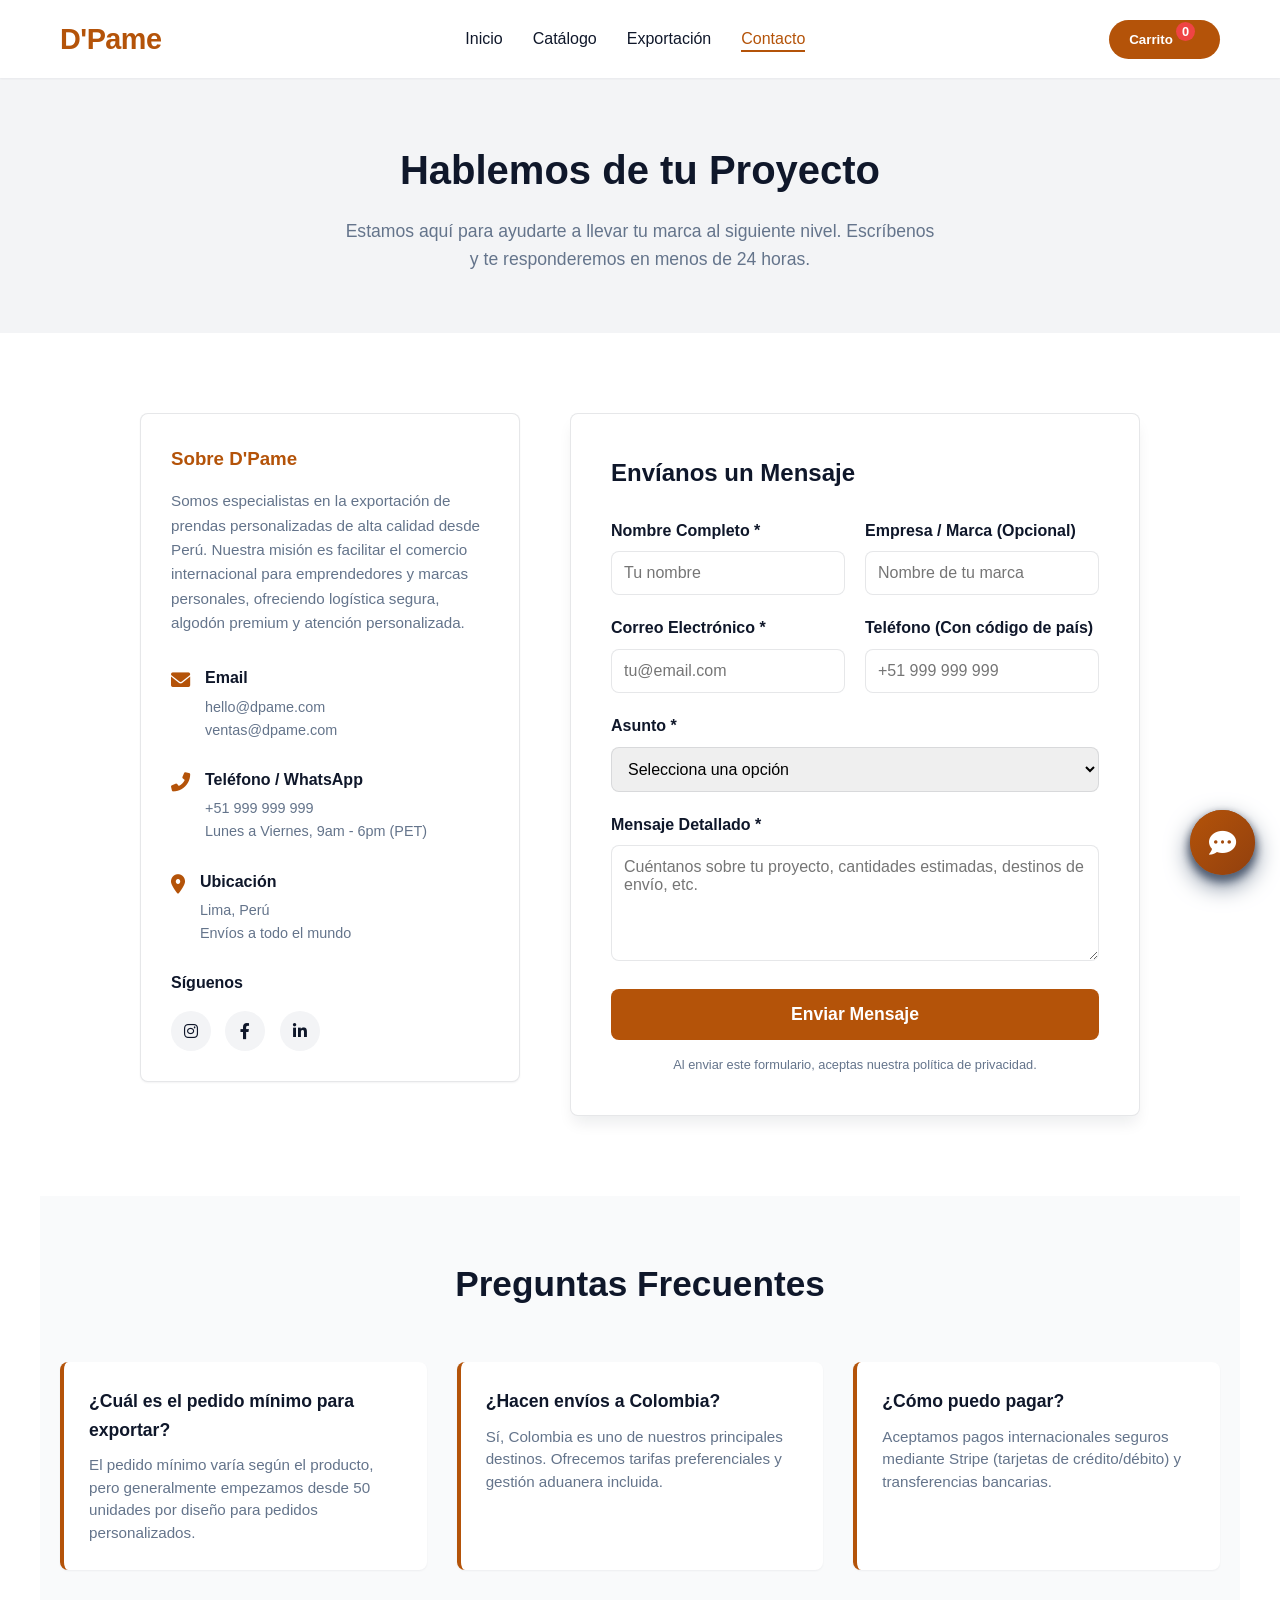
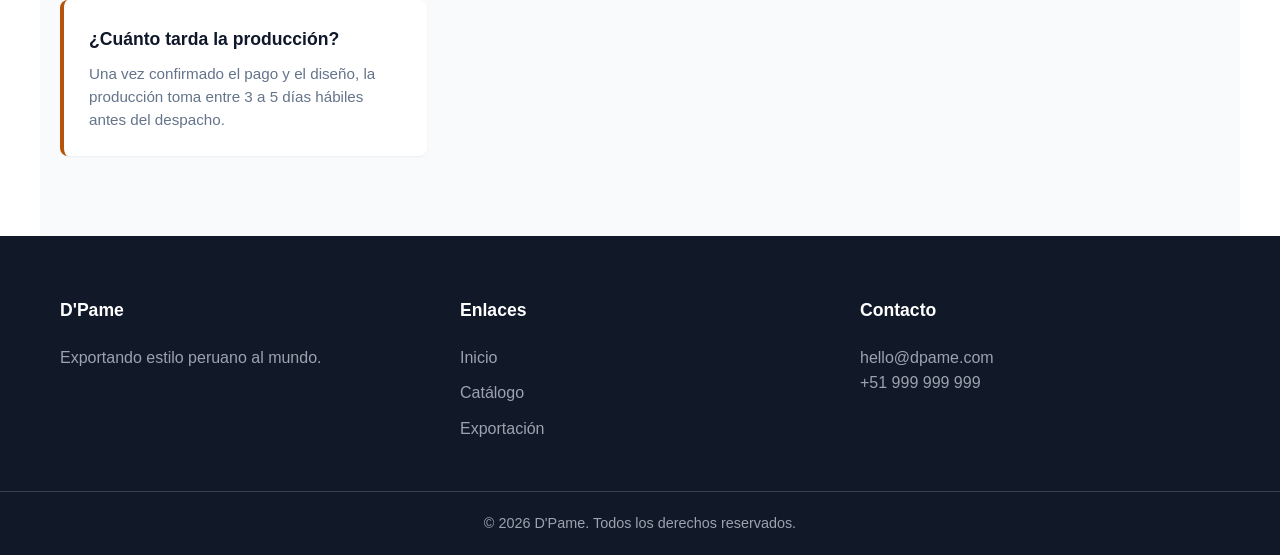
<file: contacto.html>
<!DOCTYPE html>
<html lang="es">
<head>
    <meta charset="UTF-8">
    <meta name="viewport" content="width=device-width, initial-scale=1.0">
    <title>D'Pame - Contacto</title>
    <link rel="stylesheet" href="css/styles.css">
    <!-- Iconos de FontAwesome -->
    <link rel="stylesheet" href="https://cdnjs.cloudflare.com/ajax/libs/font-awesome/6.0.0/css/all.min.css">
</head>
<body>

    <!-- NAVBAR (Copia el mismo bloque de siempre) -->
    <nav class="navbar">
        <div class="container nav-container">
            <a href="index.html" class="logo">D'Pame</a>
            <ul class="nav-links">
                <li><a href="index.html">Inicio</a></li>
                <li><a href="catalogo.html">Catálogo</a></li>
                <li><a href="exportacion.html">Exportación</a></li>
                <li><a href="contacto.html" class="active">Contacto</a></li>
            </ul>
            <button id="cart-btn" class="cart-btn"> Carrito <span id="cart-count">0</span></button>
        </div>
    </nav>

    <!-- HERO SECTION CONTACTO -->
    <header class="contact-hero">
        <div class="container">
            <h1>Hablemos de tu Proyecto</h1>
            <p>Estamos aquí para ayudarte a llevar tu marca al siguiente nivel. Escríbenos y te responderemos en menos de 24 horas.</p>
        </div>
    </header>

    <!-- SECCIÓN PRINCIPAL DE CONTACTO -->
    <section class="contact-main-section container">
        <div class="contact-wrapper">
            
            <!-- Columna Izquierda: Info de la Empresa -->
            <div class="contact-info-column">
                <div class="info-box">
                    <h3>Sobre D'Pame</h3>
                    <p>
                        Somos especialistas en la exportación de prendas personalizadas de alta calidad desde Perú. 
                        Nuestra misión es facilitar el comercio internacional para emprendedores y marcas personales, 
                        ofreciendo logística segura, algodón premium y atención personalizada.
                    </p>
                </div>

                <div class="info-details">
                    <div class="detail-item">
                        <i class="fas fa-envelope"></i>
                        <div>
                            <h4>Email</h4>
                            <p>hello@dpame.com</p>
                            <p>ventas@dpame.com</p>
                        </div>
                    </div>
                    
                    <div class="detail-item">
                        <i class="fas fa-phone-alt"></i>
                        <div>
                            <h4>Teléfono / WhatsApp</h4>
                            <p>+51 999 999 999</p>
                            <p>Lunes a Viernes, 9am - 6pm (PET)</p>
                        </div>
                    </div>

                    <div class="detail-item">
                        <i class="fas fa-map-marker-alt"></i>
                        <div>
                            <h4>Ubicación</h4>
                            <p>Lima, Perú</p>
                            <p>Envíos a todo el mundo</p>
                        </div>
                    </div>
                </div>

                <div class="social-links">
                    <h4>Síguenos</h4>
                    <a href="#"><i class="fab fa-instagram"></i></a>
                    <a href="#"><i class="fab fa-facebook-f"></i></a>
                    <a href="#"><i class="fab fa-linkedin-in"></i></a>
                </div>
            </div>

            <!-- Columna Derecha: Formulario -->
            <div class="contact-form-column">
                <form id="contact-form" class="professional-form">
                    <h3>Envíanos un Mensaje</h3>
                    
                    <div class="form-row">
                        <div class="form-group">
                            <label for="name">Nombre Completo *</label>
                            <input type="text" id="name" name="name" placeholder="Tu nombre" required>
                        </div>
                        <div class="form-group">
                            <label for="company">Empresa / Marca (Opcional)</label>
                            <input type="text" id="company" name="company" placeholder="Nombre de tu marca">
                        </div>
                    </div>

                    <div class="form-row">
                        <div class="form-group">
                            <label for="email">Correo Electrónico *</label>
                            <input type="email" id="email" name="email" placeholder="tu@email.com" required>
                        </div>
                        <div class="form-group">
                            <label for="phone">Teléfono (Con código de país)</label>
                            <input type="tel" id="phone" name="phone" placeholder="+51 999 999 999">
                        </div>
                    </div>

                    <div class="form-group">
                        <label for="subject">Asunto *</label>
                        <select id="subject" name="subject" required>
                            <option value="" disabled selected>Selecciona una opción</option>
                            <option value="cotizacion">Solicitar Cotización (Mayoreo)</option>
                            <option value="envio">Consulta sobre Envíos Internacionales</option>
                            <option value="personalizacion">Dudas de Personalización</option>
                            <option value="soporte">Soporte Post-Venta</option>
                            <option value="otro">Otro</option>
                        </select>
                    </div>

                    <div class="form-group">
                        <label for="message">Mensaje Detallado *</label>
                        <textarea id="message" name="message" rows="5" placeholder="Cuéntanos sobre tu proyecto, cantidades estimadas, destinos de envío, etc." required></textarea>
                    </div>

                    <button type="submit" class="btn btn-primary full-width">Enviar Mensaje</button>
                    <p class="form-note">Al enviar este formulario, aceptas nuestra política de privacidad.</p>
                </form>
            </div>
        </div>
    </section>

    <!-- SECCIÓN FAQ SIMPLE -->
    <section class="faq-section container">
        <div class="section-header">
            <h2>Preguntas Frecuentes</h2>
        </div>
        <div class="faq-grid">
            <div class="faq-item">
                <h4>¿Cuál es el pedido mínimo para exportar?</h4>
                <p>El pedido mínimo varía según el producto, pero generalmente empezamos desde 50 unidades por diseño para pedidos personalizados.</p>
            </div>
            <div class="faq-item">
                <h4>¿Hacen envíos a Colombia?</h4>
                <p>Sí, Colombia es uno de nuestros principales destinos. Ofrecemos tarifas preferenciales y gestión aduanera incluida.</p>
            </div>
            <div class="faq-item">
                <h4>¿Cómo puedo pagar?</h4>
                <p>Aceptamos pagos internacionales seguros mediante Stripe (tarjetas de crédito/débito) y transferencias bancarias.</p>
            </div>
            <div class="faq-item">
                <h4>¿Cuánto tarda la producción?</h4>
                <p>Una vez confirmado el pago y el diseño, la producción toma entre 3 a 5 días hábiles antes del despacho.</p>
            </div>
        </div>
    </section>

    <!-- FOOTER (Igual que en las otras páginas) -->
    <footer>
        <div class="container footer-grid">
            <div class="footer-col">
                <h4>D'Pame</h4>
                <p>Exportando estilo peruano al mundo.</p>
            </div>
            <div class="footer-col">
                <h4>Enlaces</h4>
                <ul>
                    <li><a href="index.html">Inicio</a></li>
                    <li><a href="catalogo.html">Catálogo</a></li>
                    <li><a href="exportacion.html">Exportación</a></li>
                </ul>
            </div>
            <div class="footer-col">
                <h4>Contacto</h4>
                <p>hello@dpame.com</p>
                <p>+51 999 999 999</p>
            </div>
        </div>
        <div class="footer-bottom">
            <p>&copy; 2026 D'Pame. Todos los derechos reservados.</p>
        </div>
    </footer>
    <!-- 🤖 CHATBOT WIDGET D'PAME -->
    <div class="chatbot-widget">
        <div class="chatbot-window" id="chat-window">
            <div class="chatbot-header">
                <div class="chatbot-header-info">
                    <h4>D'Pame Assistant</h4>
                    <small>En línea • Respuesta inmediata</small>
                </div>
                <button id="chat-close" class="chat-close-btn"><i class="fas fa-times"></i></button>
            </div>
            <div class="chatbot-body" id="chat-messages"></div>
            <div class="chatbot-input-area">
                <input type="text" id="chat-input" placeholder="Escribe tu mensaje..." autocomplete="off">
                <button id="chat-send" class="chat-send-btn"><i class="fas fa-paper-plane"></i></button>
            </div>
        </div>
        <div class="chatbot-toggle" id="chat-toggle"><i class="fas fa-comment-dots"></i></div>
    </div>


    <script src="js/chatbot.js"></script>
</body>
</html>
</file>
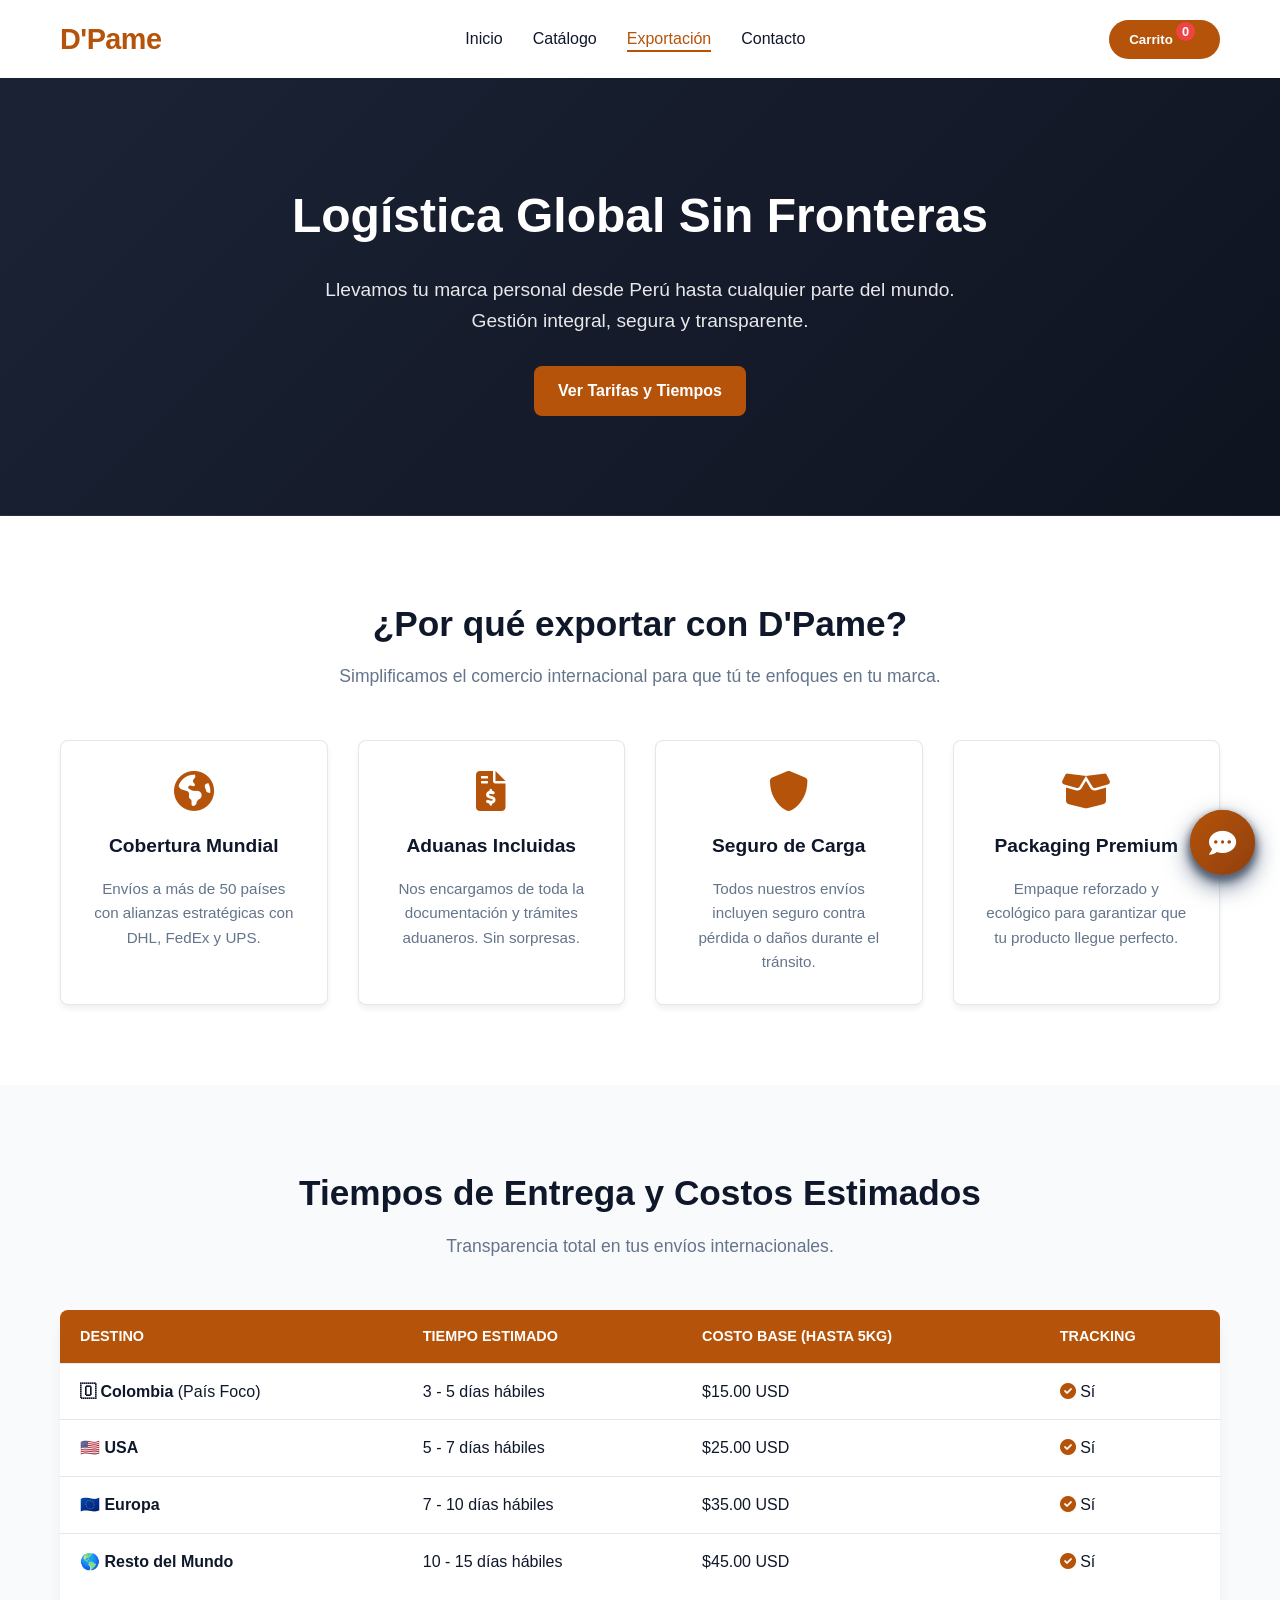
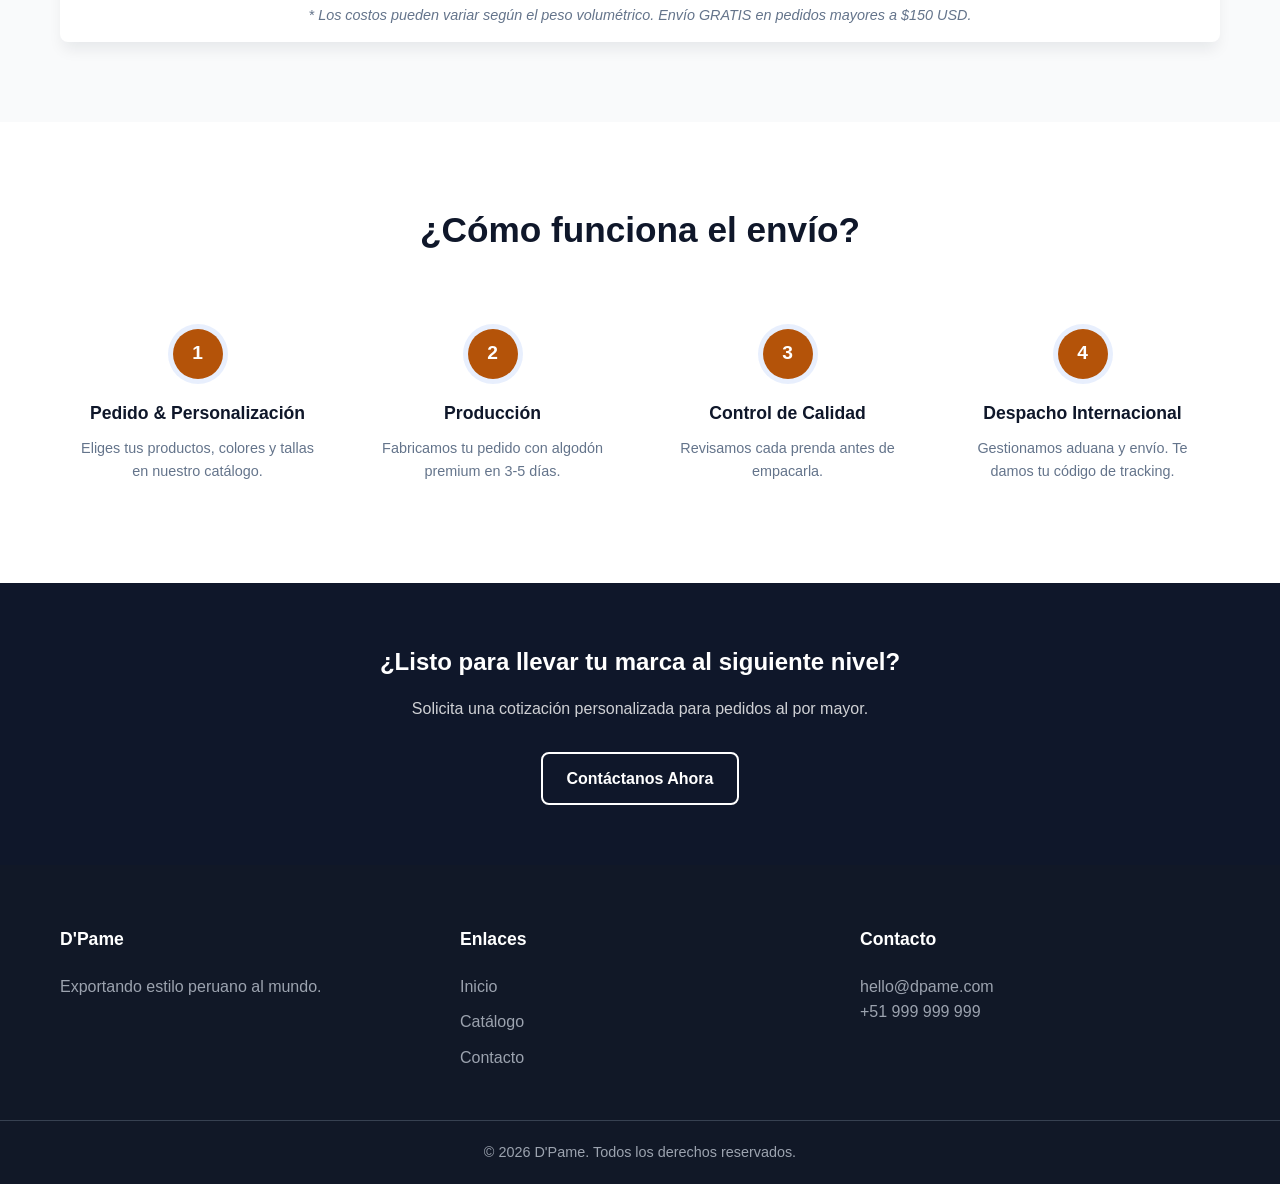
<file: exportacion.html>
<!DOCTYPE html>
<html lang="es">
<head>
    <meta charset="UTF-8">
    <meta name="viewport" content="width=device-width, initial-scale=1.0">
    <title>D'Pame - Logística y Exportación</title>
    <link rel="stylesheet" href="css/styles.css">
    <!-- Iconos de FontAwesome (Opcional, pero recomendado para look pro) -->
    <link rel="stylesheet" href="https://cdnjs.cloudflare.com/ajax/libs/font-awesome/6.0.0/css/all.min.css">
</head>
<body>

    <!-- NAVBAR (Copia el mismo bloque de siempre) -->
    <nav class="navbar">
        <div class="container nav-container">
            <a href="index.html" class="logo">D'Pame</a>
            <ul class="nav-links">
                <li><a href="index.html">Inicio</a></li>
                <li><a href="catalogo.html">Catálogo</a></li>
                <li><a href="exportacion.html" class="active">Exportación</a></li>
                <li><a href="contacto.html">Contacto</a></li>
            </ul>
            <button id="cart-btn" class="cart-btn"> Carrito <span id="cart-count">0</span></button>
        </div>
    </nav>

    <!-- HERO SECTION EXPORTACIÓN -->
    <header class="export-hero">
        <div class="container hero-content-export">
            <h1>Logística Global Sin Fronteras</h1>
            <p>Llevamos tu marca personal desde Perú hasta cualquier parte del mundo. Gestión integral, segura y transparente.</p>
            <a href="#shipping-rates" class="btn btn-primary">Ver Tarifas y Tiempos</a>
        </div>
    </header>

    <!-- SECCIÓN: POR QUÉ ELEGIR NUESTRA LOGÍSTICA -->
    <section class="features-section container">
        <div class="section-header">
            <h2>¿Por qué exportar con D'Pame?</h2>
            <p>Simplificamos el comercio internacional para que tú te enfoques en tu marca.</p>
        </div>
        
        <div class="features-grid">
            <div class="feature-card">
                <i class="fas fa-globe-americas"></i>
                <h3>Cobertura Mundial</h3>
                <p>Envíos a más de 50 países con alianzas estratégicas con DHL, FedEx y UPS.</p>
            </div>
            <div class="feature-card">
                <i class="fas fa-file-invoice-dollar"></i>
                <h3>Aduanas Incluidas</h3>
                <p>Nos encargamos de toda la documentación y trámites aduaneros. Sin sorpresas.</p>
            </div>
            <div class="feature-card">
                <i class="fas fa-shield-alt"></i>
                <h3>Seguro de Carga</h3>
                <p>Todos nuestros envíos incluyen seguro contra pérdida o daños durante el tránsito.</p>
            </div>
            <div class="feature-card">
                <i class="fas fa-box-open"></i>
                <h3>Packaging Premium</h3>
                <p>Empaque reforzado y ecológico para garantizar que tu producto llegue perfecto.</p>
            </div>
        </div>
    </section>

    <!-- SECCIÓN: TABLA DE TIEMPOS Y COSTOS -->
    <section id="shipping-rates" class="rates-section">
        <div class="container">
            <div class="section-header">
                <h2>Tiempos de Entrega y Costos Estimados</h2>
                <p>Transparencia total en tus envíos internacionales.</p>
            </div>

            <div class="rates-table-wrapper">
                <table class="rates-table">
                    <thead>
                        <tr>
                            <th>Destino</th>
                            <th>Tiempo Estimado</th>
                            <th>Costo Base (Hasta 5kg)</th>
                            <th>Tracking</th>
                        </tr>
                    </thead>
                    <tbody>
                        <tr>
                            <td><strong>🇴 Colombia</strong> (País Foco)</td>
                            <td>3 - 5 días hábiles</td>
                            <td>$15.00 USD</td>
                            <td><i class="fas fa-check-circle" style="color:var(--success-color)"></i> Sí</td>
                        </tr>
                        <tr>
                            <td><strong>🇺🇸 USA</strong></td>
                            <td>5 - 7 días hábiles</td>
                            <td>$25.00 USD</td>
                            <td><i class="fas fa-check-circle" style="color:var(--success-color)"></i> Sí</td>
                        </tr>
                        <tr>
                            <td><strong>🇪🇺 Europa</strong></td>
                            <td>7 - 10 días hábiles</td>
                            <td>$35.00 USD</td>
                            <td><i class="fas fa-check-circle" style="color:var(--success-color)"></i> Sí</td>
                        </tr>
                        <tr>
                            <td><strong>🌎 Resto del Mundo</strong></td>
                            <td>10 - 15 días hábiles</td>
                            <td>$45.00 USD</td>
                            <td><i class="fas fa-check-circle" style="color:var(--success-color)"></i> Sí</td>
                        </tr>
                    </tbody>
                </table>
                <p class="rates-note">* Los costos pueden variar según el peso volumétrico. Envío GRATIS en pedidos mayores a $150 USD.</p>
            </div>
        </div>
    </section>

    <!-- SECCIÓN: PROCESO PASO A PASO -->
    <section class="process-section container">
        <div class="section-header">
            <h2>¿Cómo funciona el envío?</h2>
        </div>
        <div class="process-steps">
            <div class="step">
                <div class="step-number">1</div>
                <h3>Pedido & Personalización</h3>
                <p>Eliges tus productos, colores y tallas en nuestro catálogo.</p>
            </div>
            <div class="step">
                <div class="step-number">2</div>
                <h3>Producción</h3>
                <p>Fabricamos tu pedido con algodón premium en 3-5 días.</p>
            </div>
            <div class="step">
                <div class="step-number">3</div>
                <h3>Control de Calidad</h3>
                <p>Revisamos cada prenda antes de empacarla.</p>
            </div>
            <div class="step">
                <div class="step-number">4</div>
                <h3>Despacho Internacional</h3>
                <p>Gestionamos aduana y envío. Te damos tu código de tracking.</p>
            </div>
        </div>
    </section>

    <!-- CALL TO ACTION -->
    <section class="cta-section">
        <div class="container cta-content">
            <h2>¿Listo para llevar tu marca al siguiente nivel?</h2>
            <p>Solicita una cotización personalizada para pedidos al por mayor.</p>
            <a href="contacto.html" class="btn btn-secondary" style="border-color: white; color: white;">Contáctanos Ahora</a>
        </div>
    </section>

    <!-- FOOTER (Igual que en las otras páginas) -->
    <footer>
        <div class="container footer-grid">
            <div class="footer-col">
                <h4>D'Pame</h4>
                <p>Exportando estilo peruano al mundo.</p>
            </div>
            <div class="footer-col">
                <h4>Enlaces</h4>
                <ul>
                    <li><a href="index.html">Inicio</a></li>
                    <li><a href="catalogo.html">Catálogo</a></li>
                    <li><a href="contacto.html">Contacto</a></li>
                </ul>
            </div>
            <div class="footer-col">
                <h4>Contacto</h4>
                <p>hello@dpame.com</p>
                <p>+51 999 999 999</p>
            </div>
        </div>
        <div class="footer-bottom">
            <p>&copy; 2026 D'Pame. Todos los derechos reservados.</p>
        </div>
    </footer>
    <!-- 🤖 CHATBOT WIDGET D'PAME -->
    <div class="chatbot-widget">
        <div class="chatbot-window" id="chat-window">
            <div class="chatbot-header">
                <div class="chatbot-header-info">
                    <h4>D'Pame Assistant</h4>
                    <small>En línea • Respuesta inmediata</small>
                </div>
                <button id="chat-close" class="chat-close-btn"><i class="fas fa-times"></i></button>
            </div>
            <div class="chatbot-body" id="chat-messages"></div>
            <div class="chatbot-input-area">
                <input type="text" id="chat-input" placeholder="Escribe tu mensaje..." autocomplete="off">
                <button id="chat-send" class="chat-send-btn"><i class="fas fa-paper-plane"></i></button>
            </div>
        </div>
        <div class="chatbot-toggle" id="chat-toggle"><i class="fas fa-comment-dots"></i></div>
    </div>

    <script src="js/chatbot.js"></script>
</body>
</html>
</file>
<file: css/styles.css>
/* =========================================
VARIABLES Y RESET GLOBAL
========================================= */
:root {
    /* PALETA LUXURY UNIFICADA */
    --primary-color: #b45309;       /* Bronce/Dorado elegante (antes azul) */
    --primary-dark: #92400e;        /* Tono bronce oscuro para hovers */
    --secondary-color: #fafaf9;     /* Stone 50 - Fondo cálido tipo papel */
    --text-dark: #0f172a;           /* Slate 900 - Negro azulado profundo */
    --text-light: #64748b;          /* Slate 500 - Gris medio sofisticado */
    
    --white: #ffffff;
    --border-color: rgba(15, 23, 42, 0.1); /* Borde sutil premium */
    --success-color: #b45309;       /* Unificado con el acento dorado */
    
    /* SOMBRAS SUAVES DE LUJO */
    --shadow-sm: 0 1px 2px rgba(15, 23, 42, 0.05);
    --shadow-md: 0 4px 6px -1px rgba(15, 23, 42, 0.08);
    --shadow-lg: 0 10px 15px -3px rgba(15, 23, 42, 0.08);
    
    --radius: 8px;
    --container-width: 1200px;
}
* {
    margin: 0;
    padding: 0;
    box-sizing: border-box;
}
body {
    font-family: 'Segoe UI', Tahoma, Geneva, Verdana, sans-serif;
    color: var(--text-dark);
    background-color: var(--white);
    line-height: 1.6;
}
a {
    text-decoration: none;
    color: inherit;
    transition: color 0.3s ease;
}
ul {
    list-style: none;
}
img {
    max-width: 100%;
    height: auto;
    display: block;
}
.container {
    max-width: var(--container-width);
    margin: 0 auto;
    padding: 0 20px;
}

/* Botones Generales */
.btn {
    display: inline-block;
    padding: 12px 24px;
    border-radius: var(--radius);
    font-weight: 600;
    cursor: pointer;
    transition: all 0.3s ease;
    border: none;
    font-size: 1rem;
}
.btn-primary {
    background-color: var(--primary-color);
    color: var(--white);
}
.btn-primary:hover {
    background-color: var(--primary-dark);
    transform: translateY(-2px);
    box-shadow: var(--shadow-md);
}
.btn-secondary {
    background-color: transparent;
    border: 2px solid var(--primary-color);
    color: var(--primary-color);
}
.btn-secondary:hover {
    background-color: var(--primary-color);
    color: var(--white);
}

/* =========================================
2. NAVBAR
========================================= */
.navbar {
    background-color: var(--white);
    box-shadow: var(--shadow-sm);
    position: sticky;
    top: 0;
    z-index: 1000;
    padding: 1rem 0;
}
.nav-container {
    display: flex;
    justify-content: space-between;
    align-items: center;
}
.logo {
    font-size: 1.8rem;
    font-weight: 800;
    color: var(--primary-color);
    letter-spacing: -0.5px;
}
.nav-links {
    display: flex;
    gap: 30px;
}
.nav-links a {
    font-weight: 500;
    color: var(--text-dark);
    position: relative;
}
.nav-links a:hover,
.nav-links a.active {
    color: var(--primary-color);
}
.nav-links a.active::after {
    content: '';
    position: absolute;
    bottom: -5px;
    left: 0;
    width: 100%;
    height: 2px;
    background-color: var(--primary-color);
}
.cart-btn {
    background-color: var(--primary-color);
    color: var(--white);
    padding: 10px 20px;
    border-radius: 50px;
    display: flex;
    align-items: center;
    gap: 8px;
    font-weight: 600;
    border: none;
    cursor: pointer;
    transition: background 0.3s;
}
.cart-btn:hover {
    background-color: var(--primary-dark);
}
#cart-count {
    background-color: #ef4444;
    color: white;
    font-size: 0.8rem;
    padding: 2px 6px;
    border-radius: 50%;
    position: relative;
    top: -8px;
    right: 5px;
}






/* =========================================
3. HERO SECTION (INICIO)
========================================= */
/* =========================================
   HERO SECTION - LUXURY EDITORIAL STYLE
   ========================================= */
@import url('https://fonts.googleapis.com/css2?family=Playfair+Display:ital,wght@0,600;0,700;1,600&family=Inter:wght@300;400;500&display=swap');

:root {
    --luxury-dark: #0f172a;      /* Slate 900 - Negro azulado profundo */
    --luxury-gold: #b45309;      /* Amber 700 - Dorado/Bronce elegante */
    --luxury-gray: #64748b;      /* Slate 500 - Gris medio */
    --luxury-bg: #fafaf9;        /* Stone 50 - Blanco cálido/papel */
}

.hero-section {
    padding: 40px 0 100px; /* Mucho aire vertical */
    background-color: var(--luxury-bg);
    min-height: 95vh;
    display: flex;
    align-items: center;
    position: relative;
    overflow: hidden;
}

/* Línea decorativa sutil de fondo */
.hero-section::after {
    content: '';
    position: absolute;
    bottom: 0;
    left: 0;
    width: 100%;
    height: 1px;
    background: linear-gradient(90deg, transparent, rgba(15, 23, 42, 0.1), transparent);
}

.hero-container {
    max-width: 1320px;
    margin: 0 auto;
    padding: 0 40px;
    display: grid;
    grid-template-columns: 1.1fr 0.9fr;
    gap: 100px; /* Separación amplia */
    align-items: center;
}

/* --- COLUMNA TEXTO --- */
.hero-label {
    font-family: 'Inter', sans-serif;
    font-size: 0.75rem;
    font-weight: 600;
    letter-spacing: 3px;
    text-transform: uppercase;
    color: var(--luxury-gold);
    margin-bottom: 30px;
    display: block;
    position: relative;
    padding-left: 60px;
}

/* Línea horizontal antes del label */
.hero-label::before {
    content: '';
    position: absolute;
    left: 0;
    top: 50%;
    width: 40px;
    height: 1px;
    background-color: var(--luxury-gold);
}

.hero-title {
    font-family: 'Playfair Display', serif; /* Toque editorial */
    font-size: clamp(3.5rem, 5vw, 5.5rem);
    line-height: 1.1;
    color: var(--luxury-dark);
    margin-bottom: 30px;
    font-weight: 600;
}

.hero-highlight {
    font-style: italic;
    color: var(--luxury-gold);
    position: relative;
    z-index: 1;
}

.hero-desc {
    font-family: 'Inter', sans-serif;
    font-size: 1.15rem;
    line-height: 1.8;
    color: var(--luxury-gray);
    margin-bottom: 50px;
    max-width: 520px;
    font-weight: 300;
}

/* Lista de características minimalista */
.hero-features-list {
    display: flex;
    flex-direction: column;
    gap: 20px;
    margin-bottom: 60px;
    border-left: 1px solid rgba(15, 23, 42, 0.1);
    padding-left: 30px;
}

.feature-item {
    display: flex;
    align-items: center;
    gap: 15px;
    font-family: 'Inter', sans-serif;
    font-size: 0.95rem;
    color: var(--luxury-dark);
    font-weight: 500;
}

.feature-icon {
    color: var(--luxury-gold);
    font-size: 1.2rem;
}

/* Botones de Lujo */
.hero-actions {
    display: flex;
    gap: 30px;
    align-items: center;
}

.btn-luxury-primary {
    background-color: var(--luxury-dark);
    color: white;
    padding: 20px 45px;
    font-family: 'Inter', sans-serif;
    font-size: 0.9rem;
    font-weight: 500;
    letter-spacing: 1px;
    text-transform: uppercase;
    text-decoration: none;
    border: 1px solid var(--luxury-dark);
    transition: all 0.4s ease;
}

.btn-luxury-primary:hover {
    background-color: transparent;
    color: var(--luxury-dark);
}

.btn-luxury-secondary {
    color: var(--luxury-dark);
    padding: 20px 0;
    font-family: 'Inter', sans-serif;
    font-size: 0.9rem;
    font-weight: 500;
    letter-spacing: 1px;
    text-transform: uppercase;
    text-decoration: none;
    border-bottom: 1px solid transparent;
    transition: all 0.3s ease;
    display: flex;
    align-items: center;
    gap: 10px;
}

.btn-luxury-secondary:hover {
    border-bottom-color: var(--luxury-dark);
    gap: 15px; /* Flecha se mueve */
}

/* --- COLUMNA IMAGEN --- */
.hero-image-frame {
    position: relative;
    padding: 20px;
    border: 1px solid rgba(15, 23, 42, 0.08); /* Marco fino */
    background: white;
}

.hero-main-img {
    width: 100%;
    height: auto;
    aspect-ratio: 3/4; /* Proporción retrato clásica */
    object-fit: cover;
    display: block;
    filter: contrast(1.05) saturate(0.95); /* Filtro sutil para look editorial */
}

/* Tarjeta flotante minimalista */
.luxury-badge {
    position: absolute;
    bottom: -30px;
    left: -40px;
    background: white;
    padding: 25px 35px;
    box-shadow: 0 20px 50px rgba(0,0,0,0.05);
    border: 1px solid rgba(15, 23, 42, 0.05);
    display: flex;
    align-items: center;
    gap: 20px;
    z-index: 2;
}

.badge-number {
    font-family: 'Playfair Display', serif;
    font-size: 2.5rem;
    color: var(--luxury-dark);
    line-height: 1;
}

.badge-text {
    font-family: 'Inter', sans-serif;
    font-size: 0.8rem;
    text-transform: uppercase;
    letter-spacing: 1px;
    color: var(--luxury-gray);
    line-height: 1.4;
}

/* Responsive */
@media (max-width: 1024px) {
    .hero-container { grid-template-columns: 1fr; gap: 60px; text-align: center; }
    .hero-label { padding-left: 0; }
    .hero-label::before { display: none; }
    .hero-features-list { border-left: none; padding-left: 0; align-items: center; }
    .hero-actions { justify-content: center; }
    .hero-image-frame { max-width: 500px; margin: 0 auto; }
    .luxury-badge { left: 50%; transform: translateX(-50%); bottom: -40px; width: max-content; }
}

@media (max-width: 768px) {
    .hero-section { padding: 100px 0 60px; }
    .hero-title { font-size: 3rem; }
    .btn-luxury-primary { width: 100%; text-align: center; }
    .hero-actions { flex-direction: column; gap: 20px; width: 100%; }
    .btn-luxury-secondary { width: 100%; justify-content: center; }
}








/* =========================================
   SECCIÓN SOBRE D'PAME - BRAND MANIFESTO
   ========================================= */
.about-dpame {
    padding: 120px 0;
    background-color: #ffffff;
    position: relative;
}

.about-container {
    max-width: 1200px;
    margin: 0 auto;
    padding: 0 24px;
    display: grid;
    grid-template-columns: 1fr 1fr;
    gap: 80px;
    align-items: center;
}

/* Columna Izquierda: Narrativa */
.about-narrative .section-label {
    color: var(--primary-color);
    font-weight: 700;
    text-transform: uppercase;
    letter-spacing: 2px;
    font-size: 0.85rem;
    margin-bottom: 20px;
    display: block;
}

.about-narrative h2 {
    font-size: clamp(2.5rem, 4vw, 3.5rem);
    line-height: 1.1;
    color: var(--text-main);
    margin-bottom: 30px;
    font-weight: 800;
    letter-spacing: -0.02em;
}

.about-narrative p {
    font-size: 1.15rem;
    line-height: 1.7;
    color: var(--text-muted);
    margin-bottom: 40px;
}

/* Lista de Pilares Minimalista */
.pillars-list {
    list-style: none;
    padding: 0;
    display: flex;
    flex-direction: column;
    gap: 24px;
}

.pillar-item {
    display: flex;
    align-items: flex-start;
    gap: 20px;
}

.pillar-number {
    font-family: monospace;
    font-size: 1.2rem;
    color: var(--primary-color);
    opacity: 0.6;
    min-width: 30px;
}

.pillar-content h4 {
    margin: 0 0 6px 0;
    font-size: 1.1rem;
    color: var(--text-main);
    font-weight: 700;
}

.pillar-content p {
    margin: 0;
    font-size: 0.95rem;
    color: var(--text-muted);
    line-height: 1.5;
}

/* Columna Derecha: Visual Grid */
.about-visuals {
    display: grid;
    grid-template-columns: repeat(2, 1fr);
    gap: 20px;
}

.visual-card {
    border-radius: 20px;
    overflow: hidden;
    position: relative;
    height: 300px;
}

.visual-card img {
    width: 100%;
    height: 100%;
    object-fit: cover;
    transition: transform 0.6s ease;
}

.visual-card:hover img {
    transform: scale(1.05);
}

/* Tarjeta destacada más grande */
.visual-card.large {
    grid-column: span 2;
    height: 250px;
}

/* Responsive */
@media (max-width: 992px) {
    .about-container {
        grid-template-columns: 1fr;
        gap: 60px;
    }
    .about-visuals {
        order: -1; /* Imágenes primero en móvil */
    }
}


/* =========================================
4. CATÁLOGO Y FILTROS
========================================= */
.catalog-section {
    padding: 60px 0;
}
.catalog-header {
    text-align: center;
    margin-bottom: 40px;
}
.catalog-header h2 {
    font-size: 2.5rem;
    margin-bottom: 10px;
}
.catalog-header p {
    color: var(--text-light);
}
.filters {
    display: flex;
    justify-content: center;
    flex-wrap: wrap;
    gap: 10px;
    margin-bottom: 40px;
}
.filter-btn {
    padding: 10px 20px;
    border: 1px solid var(--border-color);
    background-color: var(--white);
    border-radius: 50px;
    cursor: pointer;
    font-weight: 500;
    transition: all 0.3s;
}
.filter-btn:hover,
.filter-btn.active {
    background-color: var(--primary-color);
    color: var(--white);
    border-color: var(--primary-color);
}
.product-grid {
    display: grid;
    grid-template-columns: repeat(auto-fill, minmax(280px, 1fr));
    gap: 30px;
}
.product-card {
    background: var(--white);
    border-radius: var(--radius);
    overflow: hidden;
    box-shadow: var(--shadow-sm);
    transition: transform 0.3s, box-shadow 0.3s;
    border: 1px solid var(--border-color);
    display: flex;
    flex-direction: column;
}
.product-card:hover {
    transform: translateY(-5px);
    box-shadow: var(--shadow-lg);
}
.product-image {
    height: 300px;
    overflow: hidden;
    background-color: #f9fafb;
    display: flex;
    align-items: center;
    justify-content: center;
    position: relative;
}
.product-image img {
    width: 100%;
    height: 100%;
    object-fit: cover;
    transition: transform 0.5s;
}
.product-card:hover .product-image img {
    transform: scale(1.05);
}
.product-tag {
    position: absolute;
    top: 10px;
    right: 10px;
    background-color: var(--white);
    padding: 5px 10px;
    border-radius: 20px;
    font-size: 0.8rem;
    font-weight: bold;
    box-shadow: var(--shadow-sm);
}
.product-info {
    padding: 20px;
    flex-grow: 1;
    display: flex;
    flex-direction: column;
}
.product-info h3 {
    font-size: 1.2rem;
    margin-bottom: 10px;
}
.product-info p {
    color: var(--text-light);
    font-size: 0.95rem;
    margin-bottom: 15px;
    flex-grow: 1;
}
.product-price {
    font-size: 1.3rem;
    font-weight: bold;
    color: var(--primary-color);
    margin-bottom: 15px;
    display: flex;
    justify-content: space-between;
    align-items: center;
}
.min-order {
    font-size: 0.8rem;
    color: var(--text-light);
    font-weight: normal;
}
.add-to-cart {
    width: 100%;
    padding: 12px;
    background-color: var(--text-dark);
    color: var(--white);
    border: none;
    border-radius: var(--radius);
    cursor: pointer;
    font-weight: 600;
    transition: background 0.3s;
    display: flex;
    align-items: center;
    justify-content: center;
    gap: 8px;
}
.add-to-cart:hover {
    background-color: var(--primary-color);
}

/* =========================================
5. SECCIÓN PERSONALIZACIÓN
========================================= */
.customization-section {
    padding: 60px 0;
    background-color: #f9fafb;
}
.customization-grid {
    display: grid;
    grid-template-columns: 1fr 1fr;
    gap: 40px;
}
.customization-box h3 {
    margin-bottom: 20px;
    font-size: 1.5rem;
}
.color-palette {
    background: var(--white);
    padding: 20px;
    border-radius: var(--radius);
    box-shadow: var(--shadow-sm);
}
.color-group {
    margin-bottom: 15px;
}
.color-group-title {
    font-size: 0.9rem;
    color: var(--text-light);
    margin-bottom: 8px;
    display: block;
}
.color-options {
    display: flex;
    gap: 10px;
    flex-wrap: wrap;
}
.color-swatch {
    width: 30px;
    height: 30px;
    border-radius: 50%;
    cursor: pointer;
    border: 2px solid transparent;
    transition: transform 0.2s;
}
.color-swatch:hover {
    transform: scale(1.2);
    border-color: var(--text-dark);
}
.materials-list {
    background: var(--white);
    padding: 20px;
    border-radius: var(--radius);
    box-shadow: var(--shadow-sm);
}
.material-item {
    display: flex;
    justify-content: space-between;
    align-items: center;
    padding: 15px;
    border-bottom: 1px solid var(--border-color);
}
.material-item:last-child {
    border-bottom: none;
}
.material-name {
    font-weight: 600;
}
.material-price {
    color: var(--primary-color);
    font-size: 0.9rem;
}

/* =========================================
6. SECCIÓN EXPORTACIÓN / ENVÍOS
========================================= */
.shipping-section {
    padding: 80px 0;
    background-color: #111827;
    color: var(--white);
}
.shipping-section h2 {
    text-align: center;
    font-size: 2.5rem;
    margin-bottom: 10px;
}
.shipping-intro {
    text-align: center;
    max-width: 700px;
    margin: 0 auto 50px auto;
    color: #9ca3af;
}
.shipping-grid {
    display: grid;
    grid-template-columns: repeat(auto-fit, minmax(250px, 1fr));
    gap: 30px;
}
.shipping-card {
    background-color: #1f2937;
    padding: 30px;
    border-radius: var(--radius);
    text-align: center;
    border: 1px solid #374151;
}
.shipping-icon {
    font-size: 2.5rem;
    margin-bottom: 15px;
    display: block;
}
.shipping-card h3 {
    margin-bottom: 10px;
    color: var(--white);
}
.shipping-card p {
    color: #9ca3af;
    font-size: 0.95rem;
}

/* =========================================
7. PÁGINA DE CONTACTO
========================================= */
.contact-section {
    padding: 80px 0;
}
.contact-intro {
    text-align: center;
    max-width: 800px;
    margin: 0 auto 60px auto;
}
.contact-intro h2 {
    font-size: 2.5rem;
    margin-bottom: 20px;
}
.contact-intro p {
    color: var(--text-light);
    font-size: 1.1rem;
}
.contact-wrapper {
    display: grid;
    grid-template-columns: 1fr 1fr;
    gap: 50px;
    max-width: 1000px;
    margin: 0 auto;
}
.contact-info-box {
    background-color: var(--primary-color);
    color: var(--white);
    padding: 40px;
    border-radius: var(--radius);
}
.contact-info-box h3 {
    margin-bottom: 20px;
    font-size: 1.5rem;
}
.contact-info-list li {
    margin-bottom: 15px;
    display: flex;
    align-items: center;
    gap: 10px;
}
.contact-form-box {
    background: var(--white);
    padding: 40px;
    border-radius: var(--radius);
    box-shadow: var(--shadow-lg);
    border: 1px solid var(--border-color);
}
.form-group {
    margin-bottom: 20px;
}
.form-group label {
    display: block;
    margin-bottom: 8px;
    font-weight: 600;
    color: var(--text-dark);
}
.form-group input,
.form-group select,
.form-group textarea {
    width: 100%;
    padding: 12px;
    border: 1px solid var(--border-color);
    border-radius: var(--radius);
    font-family: inherit;
    font-size: 1rem;
    transition: border-color 0.3s;
}
.form-group input:focus,
.form-group select:focus,
.form-group textarea:focus {
    outline: none;
    border-color: var(--primary-color);
    box-shadow: 0 0 0 3px rgba(37, 99, 235, 0.1);
}

/* =========================================
8. FOOTER
========================================= */
footer {
    background-color: #111827;
    color: #9ca3af;
    padding: 60px 0 20px 0;
}
.footer-grid {
    display: grid;
    grid-template-columns: repeat(auto-fit, minmax(200px, 1fr));
    gap: 40px;
    margin-bottom: 40px;
}
.footer-col h4 {
    color: var(--white);
    margin-bottom: 20px;
    font-size: 1.1rem;
}
.footer-col ul li {
    margin-bottom: 10px;
}
.footer-col ul li a:hover {
    color: var(--white);
}
.footer-bottom {
    text-align: center;
    padding-top: 20px;
    border-top: 1px solid #374151;
    font-size: 0.9rem;
}

/* =========================================
🤖 9. CHATBOT WIDGET - ESTILOS COMPLETOS Y FUNCIONALES
========================================= */
.chatbot-widget {
    position: fixed;
    bottom: 25px;
    right: 25px;
    z-index: 9999;
    font-family: 'Segoe UI', Tahoma, Geneva, Verdana, sans-serif;
}

/* Botón flotante con animación de pulso */
.chatbot-toggle {
    width: 65px;
    height: 65px;
    background: linear-gradient(135deg, #b45309 0%, #92400e 100%);
    border-radius: 50%;
    display: flex;
    align-items: center;
    justify-content: center;
    color: white;
    font-size: 1.7rem;
    cursor: pointer;
    box-shadow: 0 10px 25px #64748b, 0 5px 10px #0f172a;
    transition: all 0.3s ease;
    border: none;
    position: relative;
}
.chatbot-toggle::before {
    content: '';
    position: absolute;
    width: 100%;
    height: 100%;
    border-radius: 50%;
    background: #92400e;
    animation: pulse-ring 2s infinite;
    z-index: -1;
}
@keyframes pulse-ring {
    0% { transform: scale(1); opacity: 1; }
    100% { transform: scale(1.5); opacity: 0; }
}
.chatbot-toggle:hover {
    transform: scale(1.1) rotate(5deg);
    box-shadow: 0 15px 30px #b45309;
}

/* Ventana del Chatbot */
.chatbot-window {
    position: absolute;
    bottom: 85px;
    right: 0;
    width: 380px;
    height: 550px;
    background: white;
    border-radius: 20px;
    box-shadow: 0 20px 50px rgba(0,0,0,0.2), 0 10px 20px rgba(0,0,0,0.1);
    display: none;
    flex-direction: column;
    overflow: hidden;
    border: 1px solid var(--border-color);
}
.chatbot-window.active {
    display: flex;
    animation: slideUp 0.3s ease;
}
@keyframes slideUp {
    from {
        opacity: 0;
        transform: translateY(20px) scale(0.95);
    }
    to {
        opacity: 1;
        transform: translateY(0) scale(1);
    }
}

/* Header del Chatbot */
.chatbot-header {
    background: linear-gradient(135deg, #0f172a 0%,  #92400e 100%);
    color: white;
    padding: 18px 20px;
    display: flex;
    justify-content: space-between;
    align-items: center;
    flex-shrink: 0;
}
.chatbot-header-info h4 {
    font-size: 1.05rem;
    margin-bottom: 2px;
    font-weight: 700;
}
.chatbot-header-info small {
    font-size: 0.75rem;
    opacity: 0.9;
    display: flex;
    align-items: center;
    gap: 5px;
}
.chatbot-header-info small::before {
    content: '';
    width: 8px;
    height: 8px;
    background: #10f981;
    border-radius: 50%;
    display: inline-block;
    box-shadow: 0 0 5px #10f981;
}
.chat-close-btn {
    background: rgba(255,255,255,0.2);
    border: none;
    color: white;
    width: 32px;
    height: 32px;
    border-radius: 50%;
    cursor: pointer;
    display: flex;
    align-items: center;
    justify-content: center;
    transition: all 0.2s;
}
.chat-close-btn:hover {
    background: rgba(255,255,255,0.3);
    transform: rotate(90deg);
}

/* Cuerpo del Chat (Mensajes) */
.chatbot-body {
    flex-grow: 1;
    padding: 20px;
    overflow-y: auto;
    background: linear-gradient(to bottom, #f9fafb 0%, #f3f4f6 100%);
    display: flex;
    flex-direction: column;
    gap: 12px;
}
.chatbot-body::-webkit-scrollbar {
    width: 6px;
}
.chatbot-body::-webkit-scrollbar-track {
    background: transparent;
}
.chatbot-body::-webkit-scrollbar-thumb {
    background: #cbd5e1;
    border-radius: 10px;
}

/* Mensajes - Bot */
.chat-message {
    padding: 12px 16px;
    border-radius: 18px;
    max-width: 85%;
    font-size: 0.9rem;
    line-height: 1.5;
    word-wrap: break-word;
    animation: messageAppear 0.3s ease;
}
@keyframes messageAppear {
    from {
        opacity: 0;
        transform: translateY(10px);
    }
    to {
        opacity: 1;
        transform: translateY(0);
    }
}
.chat-message.bot {
    background: white;
    color: var(--text-dark);
    align-self: flex-start;
    border-bottom-left-radius: 4px;
    box-shadow: 0 2px 8px rgba(0,0,0,0.06);
    border: 1px solid #e5e7eb;
}
.chat-message.user {
    background: linear-gradient(135deg, #64748b 0%, #0f172a 100%);
    color: white;
    align-self: flex-end;
    border-bottom-right-radius: 4px;
    box-shadow: 0 2px 8px rgba(37, 99, 235, 0.3);
}
.chat-message strong {
    font-weight: 700;
}
.chat-message em {
    font-style: italic;
    opacity: 0.85;
}
.chat-message small {
    font-size: 0.75rem;
    opacity: 0.8;
}

/* Indicador de escritura (typing dots) */
#typing-indicator {
    display: flex;
    gap: 5px;
    padding: 12px 18px;
    background: white;
    border-radius: 18px;
    border-bottom-left-radius: 4px;
    align-self: flex-start;
    width: fit-content;
    box-shadow: 0 2px 8px rgba(0,0,0,0.06);
    border: 1px solid #e5e7eb;
}
.typing-dot {
    width: 8px;
    height: 8px;
    background: #94a3b8;
    border-radius: 50%;
    animation: typingBounce 1.4s infinite ease-in-out;
}
.typing-dot:nth-child(1) { animation-delay: -0.32s; }
.typing-dot:nth-child(2) { animation-delay: -0.16s; }
@keyframes typingBounce {
    0%, 80%, 100% { transform: scale(0.7); opacity: 0.5; }
    40% { transform: scale(1); opacity: 1; }
}

/* Área de entrada */
.chatbot-input-area {
    padding: 15px;
    border-top: 1px solid var(--border-color);
    display: flex;
    gap: 10px;
    background: white;
    flex-shrink: 0;
}
.chatbot-input-area input {
    flex-grow: 1;
    padding: 12px 18px;
    border: 1px solid var(--border-color);
    border-radius: 25px;
    outline: none;
    font-size: 0.9rem;
    font-family: inherit;
    transition: all 0.3s;
    background: #f9fafb;
}
.chatbot-input-area input:focus {
    border-color: var(--primary-color);
    background: white;
    box-shadow: 0 0 0 3px rgba(37, 99, 235, 0.1);
}
.chat-send-btn {
    width: 45px;
    height: 45px;
    background: linear-gradient(135deg, #64748b 0%, #0f172a 100%);
    border: none;
    border-radius: 50%;
    color: white;
    cursor: pointer;
    display: flex;
    align-items: center;
    justify-content: center;
    transition: all 0.3s;
    flex-shrink: 0;
}
.chat-send-btn:hover {
    transform: scale(1.08) rotate(-10deg);
    box-shadow: 0 5px 15px rgba(37, 99, 235, 0.4);
}
.chat-send-btn:active {
    transform: scale(0.95);
}

/* =========================================
   QUICK REPLIES - BOTONES DE OPCIONES
   ========================================= */
.quick-replies-container {
    display: flex;
    flex-wrap: wrap;
    gap: 8px;
    margin-top: 10px;
    margin-bottom: 15px;
    padding-left: 0; /* Alineado con el mensaje del bot */
}

.quick-reply-btn {
    background-color: var(--white);
    border: 1px solid var(--primary-color); /* Borde bronce/dorado */
    color: var(--primary-color);
    padding: 8px 16px;
    border-radius: 20px;
    font-size: 0.85rem;
    font-weight: 500;
    cursor: pointer;
    transition: all 0.3s ease;
    font-family: 'Inter', sans-serif;
    box-shadow: 0 2px 5px rgba(0,0,0,0.05);
}

.quick-reply-btn:hover {
    background-color: var(--primary-color);
    color: var(--white);
    transform: translateY(-2px);
    box-shadow: 0 4px 10px rgba(180, 83, 9, 0.2);
}

.quick-reply-btn:active {
    transform: scale(0.95);
}

/* =========================================
10. CARRITO MODAL (SIDEBAR)
========================================= */
.cart-modal-overlay,
.cart-overlay {
    position: fixed;
    top: 0;
    left: 0;
    width: 100%;
    height: 100%;
    background: rgba(0,0,0,0.5);
    z-index: 3000;
    display: none;
}
.cart-modal-overlay.open,
.cart-overlay.active {
    display: block;
}
.cart-sidebar {
    position: fixed;
    top: 0;
    right: -400px;
    width: 400px;
    height: 100%;
    background: white;
    z-index: 3001;
    box-shadow: -5px 0 15px rgba(0,0,0,0.1);
    transition: right 0.3s ease;
    display: flex;
    flex-direction: column;
}
.cart-sidebar.open,
.cart-sidebar.active {
    right: 0;
}
.cart-header {
    padding: 20px;
    border-bottom: 1px solid var(--border-color);
    display: flex;
    justify-content: space-between;
    align-items: center;
}
.close-cart {
    background: none;
    border: none;
    font-size: 1.5rem;
    cursor: pointer;
}
.cart-items {
    flex-grow: 1;
    overflow-y: auto;
    padding: 20px;
}
.cart-item {
    display: flex;
    gap: 15px;
    margin-bottom: 20px;
    padding-bottom: 20px;
    border-bottom: 1px solid var(--border-color);
    position: relative;
}
.cart-item img,
.cart-item-img {
    width: 80px;
    height: 80px;
    object-fit: cover;
    border-radius: var(--radius);
}
.cart-item-details h4 {
    font-size: 1rem;
    margin-bottom: 5px;
}
.item-meta {
    font-size: 0.8rem;
    color: var(--text-light);
    margin-bottom: 5px;
}
.item-controls {
    display: flex;
    align-items: center;
    gap: 10px;
    margin: 8px 0;
}
.qty-btn {
    width: 28px;
    height: 28px;
    border: 1px solid var(--border-color);
    background: white;
    border-radius: 4px;
    cursor: pointer;
    font-weight: bold;
}
.qty-btn:hover {
    background: var(--primary-color);
    color: white;
    border-color: var(--primary-color);
}
.item-price {
    color: var(--primary-color);
    font-weight: bold;
}
.cart-item-price {
    color: var(--primary-color);
    font-weight: bold;
}
.remove-item,
.remove-btn {
    position: absolute;
    top: 0;
    right: 0;
    background: none;
    border: none;
    color: #ef4444;
    cursor: pointer;
    font-size: 1rem;
}
.remove-item {
    font-size: 0.8rem;
    margin-top: 5px;
    position: static;
    display: inline-block;
}
.remove-item:hover,
.remove-btn:hover {
    color: #b91c1c;
}
.cart-footer {
    padding: 20px;
    border-top: 1px solid var(--border-color);
    background-color: #f9fafb;
}
.cart-total {
    display: flex;
    justify-content: space-between;
    font-size: 1.2rem;
    font-weight: bold;
    margin-bottom: 20px;
}
.checkout-btn {
    width: 100%;
    padding: 15px;
    background-color: var(--success-color);
    color: white;
    border: none;
    border-radius: var(--radius);
    font-size: 1rem;
    font-weight: bold;
    cursor: pointer;
    display: flex;
    align-items: center;
    justify-content: center;
    gap: 8px;
}
.checkout-btn:hover {
    background-color: #059669;
}
.checkout-btn:disabled {
    background-color: #9ca3af;
    cursor: not-allowed;
}

/* =========================================
ESTILOS ESPECÍFICOS PÁGINA EXPORTACIÓN
========================================= */
.export-hero {
    background: linear-gradient(135deg, rgba(15, 23, 42, 0.95) 0%, rgba(10, 15, 28, 0.98) 100%), url('https://images.unsplash.com/photo-1586528116311-ad8dd3c8310d?ixlib=rb-1.2.1&auto=format&fit=crop&w=1350&q=80');
    background-size: cover;
    background-position: center;
    color: white;
    padding: 100px 0;
    text-align: center;
}
.hero-content-export h1 {
    font-size: 3rem;
    margin-bottom: 20px;
    font-weight: 800;
}
.hero-content-export p {
    font-size: 1.2rem;
    max-width: 700px;
    margin: 0 auto 30px auto;
    opacity: 0.9;
}
.section-header {
    text-align: center;
    margin-bottom: 50px;
}
.section-header h2 {
    font-size: 2.2rem;
    color: var(--text-dark);
    margin-bottom: 10px;
}
.section-header p {
    color: var(--text-light);
    font-size: 1.1rem;
}
.features-section {
    padding: 80px 20px;
}
.features-grid {
    display: grid;
    grid-template-columns: repeat(auto-fit, minmax(250px, 1fr));
    gap: 30px;
}
.feature-card {
    background: white;
    padding: 30px;
    border-radius: var(--radius);
    box-shadow: var(--shadow-md);
    text-align: center;
    transition: transform 0.3s;
    border: 1px solid var(--border-color);
}
.feature-card:hover {
    transform: translateY(-5px);
    border-color: var(--primary-color);
}
.feature-card i {
    font-size: 2.5rem;
    color: var(--primary-color);
    margin-bottom: 20px;
}
.feature-card h3 {
    margin-bottom: 15px;
    font-size: 1.2rem;
}
.feature-card p {
    color: var(--text-light);
    font-size: 0.95rem;
}
.rates-section {
    background-color: #f9fafb;
    padding: 80px 0;
}
.rates-table-wrapper {
    overflow-x: auto;
    background: white;
    border-radius: var(--radius);
    box-shadow: var(--shadow-lg);
}
.rates-table {
    width: 100%;
    border-collapse: collapse;
    min-width: 600px;
}
.rates-table th, .rates-table td {
    padding: 15px 20px;
    text-align: left;
    border-bottom: 1px solid var(--border-color);
}
.rates-table th {
    background-color: var(--primary-color);
    color: white;
    font-weight: 600;
    text-transform: uppercase;
    font-size: 0.9rem;
}
.rates-table tr:last-child td {
    border-bottom: none;
}
.rates-table tr:hover {
    background-color: #eff6ff;
}
.rates-note {
    padding: 15px;
    font-size: 0.9rem;
    color: var(--text-light);
    text-align: center;
    font-style: italic;
}
.process-section {
    padding: 80px 20px;
}
.process-steps {
    display: flex;
    justify-content: space-between;
    flex-wrap: wrap;
    gap: 20px;
    position: relative;
}
.step {
    flex: 1;
    min-width: 200px;
    text-align: center;
    position: relative;
    padding: 20px;
}
.step-number {
    width: 50px;
    height: 50px;
    background-color: var(--primary-color);
    color: white;
    border-radius: 50%;
    display: flex;
    align-items: center;
    justify-content: center;
    font-size: 1.2rem;
    font-weight: bold;
    margin: 0 auto 20px auto;
    box-shadow: 0 0 0 5px rgba(37, 99, 235, 0.1);
}
.step h3 {
    margin-bottom: 10px;
    font-size: 1.1rem;
}
.step p {
    color: var(--text-light);
    font-size: 0.9rem;
}
.cta-section {
    background-color: var(--text-dark);
    color: white;
    padding: 60px 0;
    text-align: center;
}
.cta-content h2 {
    margin-bottom: 15px;
}
.cta-content p {
    margin-bottom: 30px;
    opacity: 0.8;
}
@media (max-width: 768px) {
    .hero-content-export h1 {
        font-size: 2rem;
    }
    .process-steps {
        flex-direction: column;
    }
    .step {
        margin-bottom: 30px;
    }
}

/* =========================================
ESTILOS ESPECÍFICOS PÁGINA CONTACTO
========================================= */
.contact-hero {
    background-color: #f3f4f6;
    padding: 60px 0;
    text-align: center;
}
.contact-hero h1 {
    font-size: 2.5rem;
    margin-bottom: 15px;
    color: var(--text-dark);
}
.contact-hero p {
    font-size: 1.1rem;
    color: var(--text-light);
    max-width: 600px;
    margin: 0 auto;
}
.contact-main-section {
    padding: 80px 20px;
}
.contact-wrapper {
    display: grid;
    grid-template-columns: 1fr 1.5fr;
    gap: 50px;
    align-items: start;
}
.contact-info-column {
    background-color: white;
    padding: 30px;
    border-radius: var(--radius);
    box-shadow: var(--shadow-sm);
    border: 1px solid var(--border-color);
}
.info-box h3 {
    margin-bottom: 15px;
    color: var(--primary-color);
}
.info-box p {
    color: var(--text-light);
    font-size: 0.95rem;
    line-height: 1.6;
    margin-bottom: 30px;
}
.detail-item {
    display: flex;
    gap: 15px;
    margin-bottom: 25px;
}
.detail-item i {
    font-size: 1.2rem;
    color: var(--primary-color);
    margin-top: 5px;
}
.detail-item h4 {
    font-size: 1rem;
    margin-bottom: 5px;
    color: var(--text-dark);
}
.detail-item p {
    font-size: 0.9rem;
    color: var(--text-light);
    margin: 0;
}
.social-links h4 {
    margin-bottom: 15px;
    color: var(--text-dark);
}
.social-links a {
    display: inline-flex;
    align-items: center;
    justify-content: center;
    width: 40px;
    height: 40px;
    background-color: #f3f4f6;
    color: var(--text-dark);
    border-radius: 50%;
    margin-right: 10px;
    transition: all 0.3s;
}
.social-links a:hover {
    background-color: var(--primary-color);
    color: white;
}
.professional-form {
    background-color: white;
    padding: 40px;
    border-radius: var(--radius);
    box-shadow: var(--shadow-lg);
    border: 1px solid var(--border-color);
}
.professional-form h3 {
    margin-bottom: 25px;
    font-size: 1.5rem;
    color: var(--text-dark);
}
.form-row {
    display: grid;
    grid-template-columns: 1fr 1fr;
    gap: 20px;
}
.full-width {
    width: 100%;
    padding: 15px;
    font-size: 1.1rem;
}
.form-note {
    font-size: 0.8rem;
    color: var(--text-light);
    margin-top: 15px;
    text-align: center;
}
.faq-section {
    padding: 60px 20px 80px 20px;
    background-color: #f9fafb;
}
.faq-grid {
    display: grid;
    grid-template-columns: repeat(auto-fit, minmax(300px, 1fr));
    gap: 30px;
}
.faq-item {
    background: white;
    padding: 25px;
    border-radius: var(--radius);
    box-shadow: var(--shadow-sm);
    border-left: 4px solid var(--primary-color);
}
.faq-item h4 {
    margin-bottom: 10px;
    color: var(--text-dark);
    font-size: 1.1rem;
}
.faq-item p {
    color: var(--text-light);
    font-size: 0.95rem;
    line-height: 1.5;
}
@media (max-width: 900px) {
    .contact-wrapper {
        grid-template-columns: 1fr;
    }
    .form-row {
        grid-template-columns: 1fr;
    }
    .contact-info-column {
        order: 2;
    }
    .professional-form {
        order: 1;
    }
}

/* =========================================
ESTILOS HOME PAGE "TOP PROFESIONAL"
========================================= */
.hero-main {
    position: relative;
    height: 85vh;
    background-image: url('https://images.unsplash.com/photo-1556905055-8f358a7a47b2?ixlib=rb-1.2.1&auto=format&fit=crop&w=1950&q=80');
    background-size: cover;
    background-position: center;
    display: flex;
    align-items: center;
    justify-content: center;
    text-align: center;
    color: white;
}
.hero-overlay {
    position: absolute;
    top: 0;
    left: 0;
    width: 100%;
    height: 100%;
    background: linear-gradient(rgba(0,0,0,0.5), rgba(0,0,0,0.7));
    z-index: 1;
}
.hero-main .hero-content {
    position: relative;
    z-index: 2;
    max-width: 800px;
    padding: 0 20px;
    display: block;
}
.hero-badge {
    display: inline-block;
    background-color: var(--primary-color);
    color: white;
    padding: 8px 16px;
    border-radius: 50px;
    font-weight: 600;
    font-size: 0.9rem;
    margin-bottom: 20px;
    text-transform: uppercase;
    letter-spacing: 1px;
}
.hero-main h1 {
    font-size: 3.5rem;
    line-height: 1.2;
    margin-bottom: 20px;
    font-weight: 800;
    text-shadow: 0 2px 4px rgba(0,0,0,0.3);
}
.hero-main .highlight {
    color: #60a5fa;
}
.hero-main p {
    font-size: 1.25rem;
    margin-bottom: 30px;
    opacity: 0.9;
    line-height: 1.6;
}
.hero-main .hero-buttons {
    display: flex;
    gap: 15px;
    justify-content: center;
}
.btn-outline {
    background: transparent;
    border: 2px solid white;
    color: white;
}
.btn-outline:hover {
    background: white;
    color: var(--text-dark);
}
.benefits-section {
    padding: 80px 20px;
    background-color: white;
}
.benefits-grid {
    display: grid;
    grid-template-columns: repeat(auto-fit, minmax(250px, 1fr));
    gap: 30px;
}
.benefit-card {
    text-align: center;
    padding: 30px;
    border-radius: var(--radius);
    transition: transform 0.3s, box-shadow 0.3s;
    border: 1px solid var(--border-color);
}
.benefit-card:hover {
    transform: translateY(-5px);
    box-shadow: var(--shadow-lg);
    border-color: var(--primary-color);
}
.benefit-card i {
    font-size: 2.5rem;
    color: var(--primary-color);
    margin-bottom: 20px;
}
.benefit-card h3 {
    margin-bottom: 15px;
    font-size: 1.2rem;
}
.benefit-card p {
    color: var(--text-light);
    font-size: 0.95rem;
}
.featured-products {
    padding: 80px 20px;
    background-color: #f9fafb;
}
.featured-products .product-grid {
    display: grid;
    grid-template-columns: repeat(auto-fit, minmax(300px, 1fr));
    gap: 30px;
    margin-bottom: 40px;
}
.featured-products .product-card {
    background: white;
    border-radius: var(--radius);
    overflow: hidden;
    box-shadow: var(--shadow-sm);
    transition: all 0.3s;
}
.featured-products .product-card:hover {
    box-shadow: var(--shadow-lg);
    transform: translateY(-5px);
}
.featured-products .product-image {
    position: relative;
    height: 300px;
    overflow: hidden;
}
.featured-products .product-image img {
    width: 100%;
    height: 100%;
    object-fit: cover;
    transition: transform 0.5s;
}
.featured-products .product-card:hover .product-image img {
    transform: scale(1.05);
}
.featured-products .product-tag {
    position: absolute;
    top: 10px;
    right: 10px;
    background-color: var(--primary-color);
    color: white;
    padding: 5px 10px;
    border-radius: 20px;
    font-size: 0.8rem;
    font-weight: bold;
}
.featured-products .product-info {
    padding: 20px;
}
.featured-products .product-info h3 {
    font-size: 1.2rem;
    margin-bottom: 10px;
}
.product-desc {
    color: var(--text-light);
    font-size: 0.9rem;
    margin-bottom: 15px;
}
.featured-products .product-price {
    display: flex;
    justify-content: space-between;
    align-items: center;
    margin-bottom: 15px;
    font-weight: bold;
    color: var(--text-dark);
}
.btn-add-cart {
    display: block;
    width: 100%;
    padding: 12px;
    background-color: var(--text-dark);
    color: white;
    text-align: center;
    border-radius: var(--radius);
    text-decoration: none;
    font-weight: 600;
    transition: background 0.3s;
}
.btn-add-cart:hover {
    background-color: var(--primary-color);
}
.center-btn {
    text-align: center;
}
.stats-section {
    background-color: var(--primary-color);
    color: white;
    padding: 60px 0;
}
.stats-grid {
    display: grid;
    grid-template-columns: repeat(auto-fit, minmax(200px, 1fr));
    gap: 30px;
    text-align: center;
}
.stat-item h3 {
    font-size: 2.5rem;
    font-weight: 800;
    margin-bottom: 5px;
}
.stat-item p {
    font-size: 1rem;
    opacity: 0.9;
}
.testimonials-section {
    padding: 80px 20px;
    background-color: white;
}
.testimonials-grid {
    display: grid;
    grid-template-columns: repeat(auto-fit, minmax(300px, 1fr));
    gap: 30px;
}
.testimonial-card {
    background: #f9fafb;
    padding: 30px;
    border-radius: var(--radius);
    border-left: 4px solid var(--primary-color);
}
.stars {
    color: #fbbf24;
    margin-bottom: 15px;
    font-size: 1.2rem;
}
.testimonial-card p {
    font-style: italic;
    color: var(--text-dark);
    margin-bottom: 20px;
    line-height: 1.6;
}
.author {
    display: flex;
    align-items: center;
    gap: 15px;
}
.author img {
    width: 50px;
    height: 50px;
    border-radius: 50%;
    object-fit: cover;
}
.author strong {
    display: block;
    color: var(--text-dark);
}
.author span {
    font-size: 0.85rem;
    color: var(--text-light);
}
.newsletter-section {
    background-color: #111827;
    color: white;
    padding: 60px 20px;
    text-align: center;
}
.newsletter-content h2 {
    margin-bottom: 10px;
}
.newsletter-content p {
    margin-bottom: 30px;
    opacity: 0.8;
}
.newsletter-form {
    display: flex;
    justify-content: center;
    gap: 10px;
    max-width: 500px;
    margin: 0 auto;
}
.newsletter-form input {
    flex-grow: 1;
    padding: 12px 20px;
    border-radius: var(--radius);
    border: none;
    outline: none;
}
.newsletter-form button {
    padding: 12px 30px;
}
.social-icons {
    margin-top: 15px;
}
.social-icons a {
    color: white;
    font-size: 1.2rem;
    margin-right: 15px;
    transition: color 0.3s;
}
.social-icons a:hover {
    color: var(--primary-color);
}
@media (max-width: 768px) {
    .hero-main h1 {
        font-size: 2.2rem;
    }
    .hero-main .hero-buttons {
        flex-direction: column;
        align-items: center;
    }
    .newsletter-form {
        flex-direction: column;
    }
    .newsletter-form button {
        width: 100%;
    }
}

/* =========================================
📱 RESPONSIVE GENERAL
========================================= */
@media (max-width: 768px) {
    .customization-grid {
        grid-template-columns: 1fr;
    }
    .cart-sidebar {
        width: 100%;
        right: -100%;
    }
}

/* =========================================
📱 RESPONSIVE CHATBOT (MÓVIL)
========================================= */
@media (max-width: 480px) {
    .chatbot-widget {
        bottom: 15px;
        right: 15px;
    }
    .chatbot-window {
        width: calc(100vw - 30px);
        height: calc(100vh - 100px);
        bottom: 80px;
        right: -5px;
    }
    .chatbot-toggle {
        width: 58px;
        height: 58px;
        font-size: 1.5rem;
    }
    .chatbot-header {
        padding: 15px;
    }
    .chatbot-header-info h4 {
        font-size: 0.95rem;
    }
    .chatbot-body {
        padding: 15px;
    }
    .chat-message {
        max-width: 90%;
        font-size: 0.85rem;
    }
}
</file>
